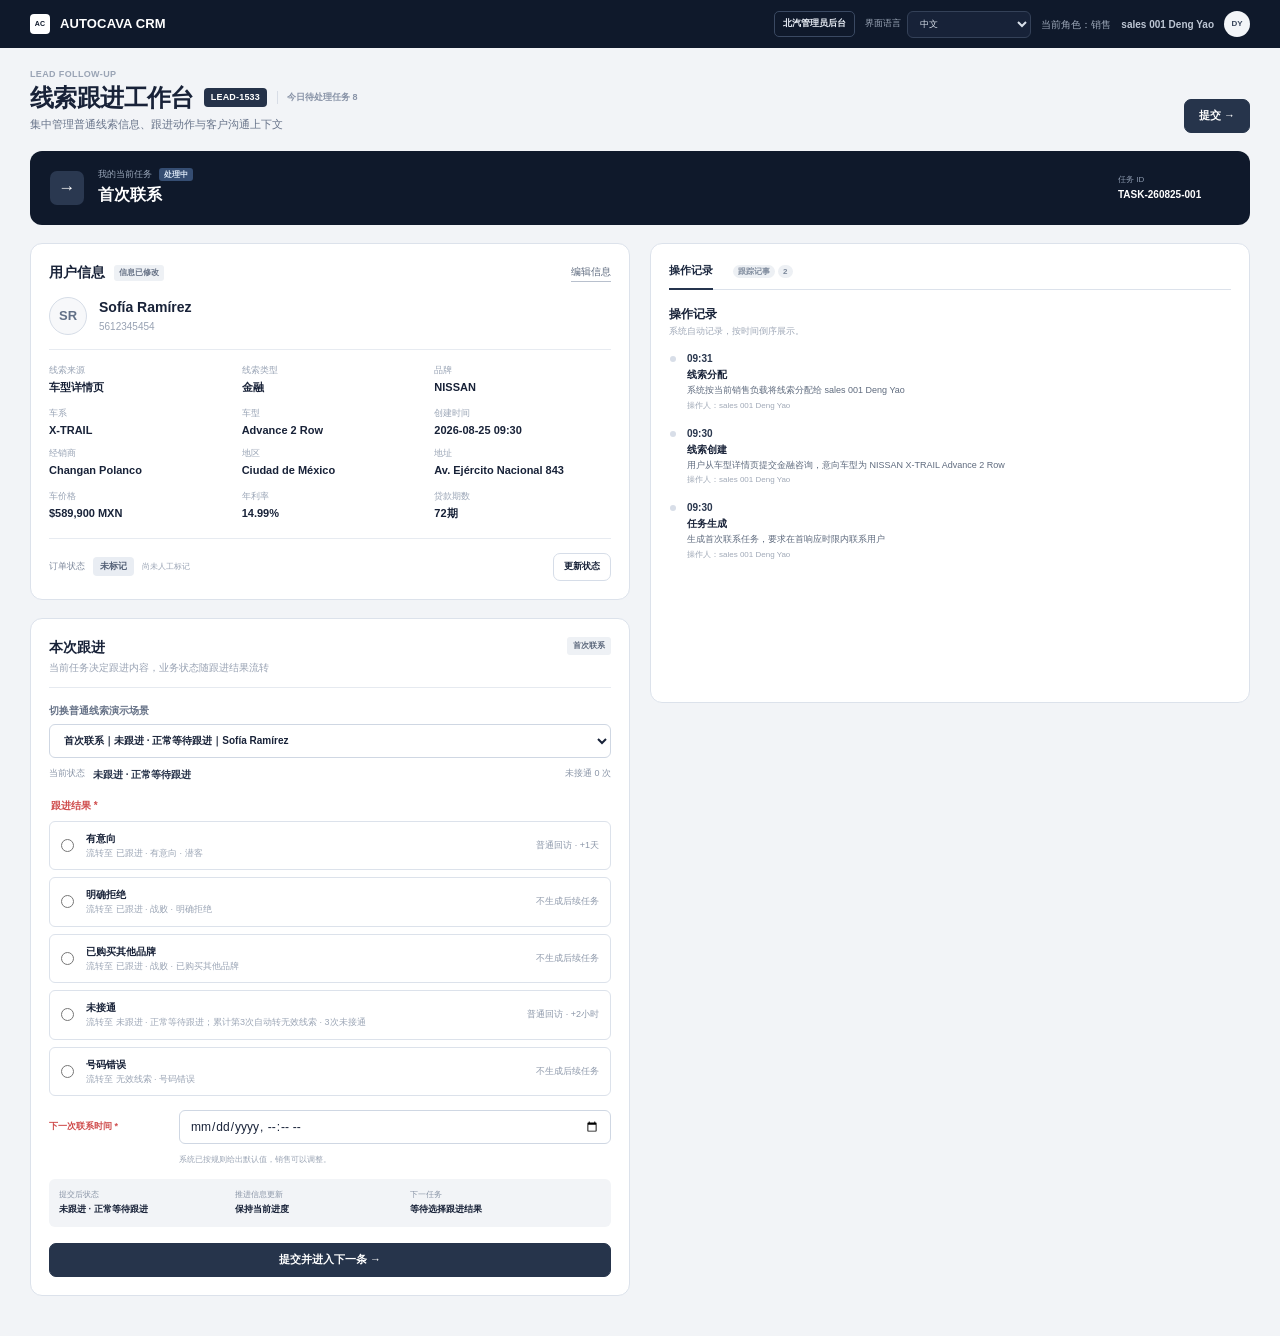
<file: index.html>
<!doctype html>
<html lang="zh-CN">
<head>
  <meta charset="UTF-8">
  <meta name="viewport" content="width=device-width, initial-scale=1.0">
  <meta name="description" content="AutoCava 普通线索跟进工作台演示原型">
  <title>线索跟进工作台</title>
  <link rel="stylesheet" href="styles.css?v=20260901-8">
</head>
<body>
  <header class="topbar">
    <a class="brand" href="#" aria-label="返回工作台首页" data-i18n-aria-label="brand.home"><span class="brand-mark">AC</span><span>AUTOCAVA CRM</span></a>
    <div class="topbar-meta"><a class="admin-entry" href="admin.html">北汽管理员后台</a><label class="language-picker"><span data-i18n="language.label">界面语言</span><select id="languageSelect" aria-label="界面语言" data-i18n-aria-label="language.label"><option value="zh-CN">中文</option><option value="es-MX">Español (México)</option></select></label><span class="account-label" data-i18n="account.role">当前角色：销售</span><span class="salesperson" id="salespersonTop">sales 001 Deng Yao</span><span class="account-avatar">DY</span></div>
  </header>
  <main class="page-shell">
    <section class="page-heading">
      <div><p class="eyebrow">LEAD FOLLOW-UP</p><div class="title-line"><h1 data-i18n="page.title">线索跟进工作台</h1><strong class="lead-id-chip" id="leadId">LEAD-1533</strong><span class="today-task-count" id="todayTaskCount">今日待处理任务 8</span></div><p class="heading-copy" data-i18n="page.subtitle">集中管理普通线索信息、跟进动作与客户沟通上下文</p></div>
      <div class="heading-actions"><button class="button secondary" id="watchButton" type="button" aria-pressed="false" hidden>☆ 关注</button><button class="button primary" id="submitTopButton" type="button"><span data-i18n="action.submit">提交</span> <span>→</span></button></div>
    </section>
    <section class="task-banner" aria-labelledby="taskTitle">
      <div class="task-icon">→</div>
      <div class="task-main"><div class="task-kicker"><span data-i18n="task.current">我的当前任务</span> <span class="status-badge" data-i18n="task.processing">处理中</span></div><h2 id="taskTitle">首次联系</h2><p><span data-i18n="task.trigger">触发原因：</span><span id="taskTrigger">新线索已分配</span></p></div>
      <dl class="task-facts"><div><dt data-i18n="task.id">任务 ID</dt><dd id="taskId">TASK-260825-001</dd></div></dl>
    </section>
    <div class="workspace-grid">
      <div class="left-column">
        <section class="panel user-panel" aria-labelledby="userInfoTitle">
          <div class="panel-heading"><div><h2 id="userInfoTitle"><span data-i18n="user.title">用户信息</span> <span class="changed-badge" id="changedBadge" hidden data-i18n="user.changed">信息已修改</span></h2></div><button class="text-button" id="editUserButton" type="button" data-i18n="user.edit">编辑信息</button></div>
          <div class="person-summary"><div class="avatar" id="avatar">SR</div><div><h3 id="userName">Sofía Ramírez</h3><p id="userPhone">5612345454</p></div></div>
          <div class="info-sections">
            <div class="info-section"><h3 data-i18n="lead.info">线索信息</h3><dl class="info-grid"><div><dt data-i18n="lead.source">线索来源</dt><dd id="source">车型详情页</dd></div><div><dt data-i18n="lead.type">线索类型</dt><dd id="leadType">金融</dd></div><div><dt data-i18n="field.brand">品牌</dt><dd id="brand">NISSAN</dd></div><div><dt data-i18n="field.series">车系</dt><dd id="series">X-TRAIL</dd></div><div><dt data-i18n="field.model">车型</dt><dd id="model">Advance 2 Row</dd></div><div><dt data-i18n="lead.created">创建时间</dt><dd id="createdAt">2026-08-25 09:30</dd></div></dl></div>
            <div class="info-section"><h3 data-i18n="dealer.finance">经销商与金融信息</h3><dl class="info-grid"><div><dt data-i18n="dealer.name">经销商</dt><dd id="dealer">Changan Polanco</dd></div><div><dt data-i18n="field.region">地区</dt><dd id="region">Ciudad de México</dd></div><div class="wide"><dt data-i18n="field.address">地址</dt><dd id="address">Av. Ejército Nacional 843</dd></div><div><dt data-i18n="finance.price">车价格</dt><dd id="price">$589,900 MXN</dd></div><div><dt data-i18n="finance.rate">年利率</dt><dd id="rate">14.99%</dd></div><div><dt data-i18n="finance.term">贷款期数</dt><dd id="term">72期</dd></div></dl></div>
          </div>
          <div class="prospect-progress-row" id="prospectProgressRow" hidden>
            <div class="prospect-progress-heading"><strong data-i18n="prospect.title">客户推进信息</strong><span data-i18n="prospect.description">三个字段独立累计，用于筛选和统计</span></div>
            <dl class="prospect-progress-grid"><div><dt data-i18n="prospect.trial">是否预约试驾</dt><dd id="trialStatus">未标记</dd></div><div><dt data-i18n="prospect.visit">是否到店</dt><dd id="visitStatus">未标记</dd></div><div><dt data-i18n="prospect.deal">是否成交</dt><dd id="dealStatus">未标记</dd></div></dl>
          </div>
          <div class="order-status-row"><div><span class="order-status-label" data-i18n="order.label">订单状态</span><strong class="order-status-badge" id="orderStatusBadge">未标记</strong><small id="orderStatusMeta">尚未人工标记</small></div><button class="button secondary compact" id="orderStatusButton" type="button" data-i18n="order.update">更新状态</button></div>
        </section>
        <section class="panel follow-panel" aria-labelledby="followTitle">
          <div class="panel-heading follow-heading"><div><h2 id="followTitle" data-i18n="follow.title">本次跟进</h2><p data-i18n="follow.description">当前任务决定跟进内容，业务状态随跟进结果流转</p></div><span class="task-group-label" id="taskGroupLabel">首次联系</span></div>
          <label class="field-label" for="scenarioSelect" data-i18n="follow.scenario">切换普通线索演示场景</label><select id="scenarioSelect" class="select-control"></select>
          <div class="current-state"><span data-i18n="follow.currentState">当前状态</span><strong id="currentState">未跟进 · 正常等待跟进</strong><span class="attempt-count" id="attemptCount">未接通 0 次</span></div>
          <fieldset class="result-fieldset"><legend><span data-i18n="follow.result">跟进结果</span> <span>*</span></legend><div class="result-list" id="resultList"></div></fieldset>
          <section class="progress-update-panel" id="progressUpdatePanel" aria-labelledby="progressUpdateTitle" hidden>
            <div class="progress-update-heading"><div><h3 id="progressUpdateTitle" data-i18n="progressUpdate.title">客户推进更新</h3><p data-i18n="progressUpdate.description">字段及出现条件读取后台配置；已展示字段可在本次一并更新</p></div><span data-i18n="progressUpdate.optional">按配置展示</span></div>
            <div class="progress-update-grid" id="progressUpdateGrid"></div>
          </section>
          <div class="dynamic-fields" id="dynamicFields">
            <div class="field-row" id="reasonRow" hidden><label for="reasonInput"><span id="reasonLabelText" data-i18n="follow.reason">原因</span> <span>*</span></label><input id="reasonInput" type="text" placeholder="请输入具体原因" data-i18n-placeholder="follow.reasonPlaceholder"></div>
            <div class="two-field-row" id="callbackRow" hidden><div><label for="callbackNote"><span data-i18n="follow.callbackNote">用户约定说明</span> <span>*</span></label><input id="callbackNote" type="text" placeholder="例如：下班后方便接听" data-i18n-placeholder="follow.callbackPlaceholder"></div><div><label for="nextTime"><span data-i18n="follow.nextTime">下一次联系时间</span> <span>*</span></label><input id="nextTime" type="datetime-local"></div></div>
            <div class="field-row" id="nextTimeRow"><label for="nextTimeDefault"><span data-i18n="follow.nextTime">下一次联系时间</span> <span>*</span></label><input id="nextTimeDefault" type="datetime-local"><small id="timeHint" data-i18n="follow.timeHint">系统已按规则给出默认值，销售可以调整。</small></div>
          </div>
          <div class="execution-preview" id="executionPreview"><div><span data-i18n="follow.afterState">提交后状态</span><strong id="previewState">未跟进 · 正常等待跟进</strong></div><div><span data-i18n="progressUpdate.preview">推进信息更新</span><strong id="previewTags">保持当前进度</strong></div><div><span data-i18n="follow.nextTask">下一任务</span><strong id="previewTask">等待选择跟进结果</strong></div></div>
          <button class="button primary full" id="submitButton" type="button"><span data-i18n="action.submitNext">提交并进入下一条</span> →</button>
        </section>
      </div>
      <aside class="panel activity-panel" aria-labelledby="recordsTitle">
        <div class="tabs" role="tablist"><button class="tab active" id="operationsTab" type="button" role="tab" aria-selected="true" aria-controls="operationsPanel" data-i18n="records.operations">操作记录</button><button class="tab" id="notesTab" type="button" role="tab" aria-selected="false" aria-controls="notesPanel"><span data-i18n="records.notes">跟踪记事</span> <span id="noteCount">2</span></button></div>
        <section id="operationsPanel" role="tabpanel" aria-labelledby="operationsTab"><div class="activity-intro"><h2 id="recordsTitle" data-i18n="records.operations">操作记录</h2><p data-i18n="records.description">系统自动记录，按时间倒序展示。</p></div><ol class="timeline" id="operationTimeline"></ol></section>
        <section id="notesPanel" role="tabpanel" aria-labelledby="notesTab" hidden><div class="activity-intro"><h2 data-i18n="notes.addTitle">销售手动添加跟踪记录</h2><p data-i18n="notes.description">记录沟通中的关键信息。</p></div><form class="note-form" id="noteForm"><label for="noteInput" data-i18n="notes.content">跟踪内容</label><textarea id="noteInput" rows="3" placeholder="只记录用户输入或销售确认的关键信息" data-i18n-placeholder="notes.placeholder"></textarea><button class="button secondary" type="submit" data-i18n="notes.add">添加记录</button></form><ol class="timeline notes" id="noteTimeline"></ol></section>
      </aside>
    </div>
  </main>
  <dialog class="edit-dialog" id="editDialog">
    <form method="dialog" id="editForm">
      <div class="dialog-heading"><div><p class="eyebrow">EDIT USER</p><h2 data-i18n="edit.title">编辑用户信息</h2></div><button class="icon-button" id="closeEditButton" type="button" aria-label="关闭" data-i18n-aria-label="action.close">×</button></div>
      <p class="dialog-tip" data-i18n="edit.tip">修改后保留原始信息，并生成信息变更记录，不覆盖原始线索。</p>
      <div class="edit-tabs" role="tablist" aria-label="用户信息类型" data-i18n-aria-label="edit.tabsLabel">
        <button class="edit-tab" id="editOriginalTab" type="button" role="tab" aria-selected="false" aria-controls="editOriginalPanel" data-i18n="edit.original">原始信息</button>
        <button class="edit-tab active" id="editCurrentTab" type="button" role="tab" aria-selected="true" aria-controls="editCurrentPanel" data-i18n="edit.current">当前信息</button>
        <button class="edit-tab" id="editHistoryTab" type="button" role="tab" aria-selected="false" aria-controls="editHistoryPanel"><span data-i18n="edit.history">编辑记录</span> <span id="editHistoryCount">0</span></button>
      </div>
      <section class="edit-tab-panel" id="editOriginalPanel" role="tabpanel" aria-labelledby="editOriginalTab" hidden>
        <div class="readonly-notice" data-i18n="edit.originalNotice">首次进入 CRM 时保存的线索信息，只读且不会被后续编辑覆盖。</div>
        <dl class="original-grid">
          <div><dt data-i18n="field.name">姓名</dt><dd id="originalName">—</dd></div><div><dt data-i18n="field.phone">手机号</dt><dd id="originalPhone">—</dd></div>
          <div><dt data-i18n="field.brand">品牌</dt><dd id="originalBrand">—</dd></div><div><dt data-i18n="field.series">车系</dt><dd id="originalSeries">—</dd></div>
          <div><dt data-i18n="field.model">车型</dt><dd id="originalModel">—</dd></div><div><dt data-i18n="dealer.name">经销商</dt><dd id="originalDealer">—</dd></div>
          <div><dt data-i18n="field.region">地区</dt><dd id="originalRegion">—</dd></div><div><dt data-i18n="field.address">地址</dt><dd id="originalAddress">—</dd></div>
        </dl>
      </section>
      <section class="edit-tab-panel" id="editCurrentPanel" role="tabpanel" aria-labelledby="editCurrentTab">
        <div class="current-notice"><strong data-i18n="edit.currentNoticeTitle">工作台当前展示信息</strong><span data-i18n="edit.currentNoticeText">保存修改后，用户信息卡片立即更新。</span></div>
        <div class="edit-grid">
          <div><label for="editName" data-i18n="field.name">姓名</label><input id="editName" type="text" required></div>
          <div><label for="editPhone" data-i18n="field.phone">手机号</label><input id="editPhone" type="text" required></div>
          <div><label for="editBrand" data-i18n="field.brand">品牌</label><select id="editBrand" required></select></div>
          <div><label for="editSeries" data-i18n="field.series">车系</label><select id="editSeries" required></select></div>
          <div><label for="editModel" data-i18n="field.model">车型</label><select id="editModel" required></select></div>
          <div><label for="editDealer" data-i18n="dealer.name">经销商</label><input id="editDealer" type="text" list="dealerOptions" required autocomplete="off" placeholder="输入或选择经销商" data-i18n-placeholder="dealer.placeholder"><datalist id="dealerOptions"></datalist><small data-i18n="dealer.hint">可输入名称联想选择</small></div>
          <div><label for="editRegion" data-i18n="field.region">地区</label><input id="editRegion" type="text" readonly></div>
          <div><label for="editAddress" data-i18n="field.address">地址</label><input id="editAddress" type="text" readonly></div>
        </div>
      </section>
      <section class="edit-tab-panel" id="editHistoryPanel" role="tabpanel" aria-labelledby="editHistoryTab" hidden>
        <div class="history-heading"><strong data-i18n="edit.historyTitle">信息编辑记录</strong><span data-i18n="edit.historyOrder">按修改时间倒序展示</span></div>
        <ol class="edit-history-list" id="editHistoryList"></ol>
      </section>
      <div class="dialog-actions"><button class="button secondary" id="cancelEditButton" type="button" data-i18n="action.cancel">取消</button><button class="button primary" id="saveUserButton" type="submit" data-i18n="action.save">保存修改</button></div>
    </form>
  </dialog>
  <dialog class="edit-dialog order-dialog" id="orderDialog">
    <form method="dialog" id="orderStatusForm">
      <div class="dialog-heading"><div><p class="eyebrow">ORDER STATUS</p><h2 data-i18n="order.dialogTitle">更新订单状态</h2></div><button class="icon-button" id="closeOrderButton" type="button" aria-label="关闭" data-i18n-aria-label="action.close">×</button></div>
      <p class="dialog-tip" data-i18n="order.dialogTip">订单状态为独立标准字段，不会改变线索状态或生成跟踪记事。</p>
      <div class="order-editor">
        <div class="order-current"><span data-i18n="order.current">当前订单状态</span><strong id="orderCurrentStatus">未标记</strong><small id="orderCurrentMeta">尚未人工标记</small></div>
        <div><label for="orderStatusSelect" data-i18n="order.newStatus">更新为</label><select id="orderStatusSelect" required></select></div>
      </div>
      <div class="order-history-heading"><strong data-i18n="order.history">订单状态变更记录</strong><span data-i18n="order.historyDescription">独立记录，不与跟踪记事混合</span></div>
      <ol class="order-history-list" id="orderStatusHistory"></ol>
      <div class="dialog-actions"><button class="button secondary" id="cancelOrderButton" type="button" data-i18n="action.cancel">取消</button><button class="button primary" id="saveOrderButton" type="submit" data-i18n="order.save">确认更新</button></div>
    </form>
  </dialog>
  <div class="toast" id="toast" role="status" aria-live="polite"></div>
  <script src="admin-data.js?v=20260901-8"></script><script src="data.js?v=20260901-8"></script><script src="app.js?v=20260901-8"></script>
</body>
</html>
</file>
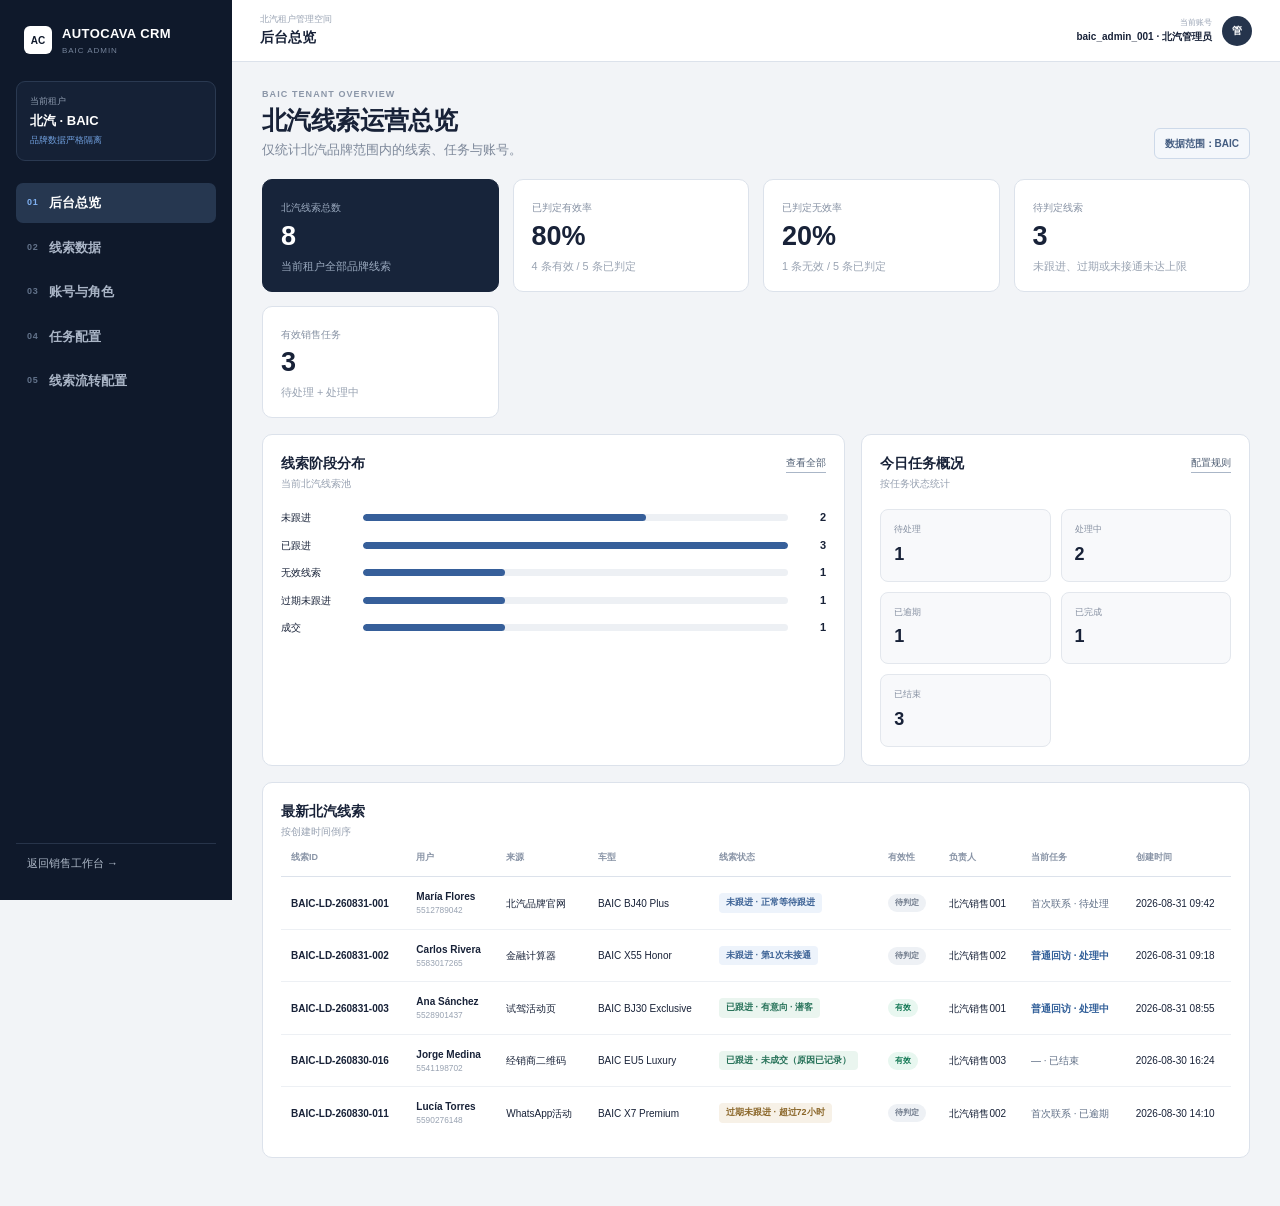
<file: admin.html>
<!doctype html>
<html lang="zh-CN">
<head>
  <meta charset="UTF-8">
  <meta name="viewport" content="width=device-width, initial-scale=1.0">
  <meta name="description" content="北汽 CRM 管理员后台演示">
  <title>北汽管理员后台</title>
  <link rel="stylesheet" href="admin.css?v=20260901-8">
</head>
<body>
  <div class="admin-app">
    <aside class="admin-sidebar">
      <a class="admin-brand" href="admin.html"><span class="brand-mark">AC</span><span><strong>AUTOCAVA CRM</strong><small>BAIC ADMIN</small></span></a>
      <div class="tenant-card"><span>当前租户</span><strong>北汽 · BAIC</strong><small>品牌数据严格隔离</small></div>
      <nav class="admin-nav" aria-label="管理员功能">
        <button class="nav-item active" data-view="dashboard" type="button"><span>01</span>后台总览</button>
        <button class="nav-item" data-view="leads" type="button"><span>02</span>线索数据</button>
        <button class="nav-item" data-view="accounts" type="button"><span>03</span>账号与角色</button>
        <button class="nav-item" data-view="tasks" type="button"><span>04</span>任务配置</button>
        <button class="nav-item" data-view="nodes" type="button"><span>05</span>线索流转配置</button>
      </nav>
      <a class="workbench-link" href="index.html">返回销售工作台 →</a>
    </aside>

    <div class="admin-main">
      <header class="admin-topbar">
        <button class="menu-button" id="menuButton" type="button" aria-label="打开菜单">☰</button>
        <div><p>北汽租户管理空间</p><strong id="viewTitle">后台总览</strong></div>
        <div class="admin-account"><span><small>当前账号</small><strong>baic_admin_001 · 北汽管理员</strong></span><span class="admin-avatar">管</span></div>
      </header>

      <main class="admin-content">
        <section class="admin-view active" id="dashboardView">
          <div class="view-heading"><div><p class="eyebrow">BAIC TENANT OVERVIEW</p><h1>北汽线索运营总览</h1><p>仅统计北汽品牌范围内的线索、任务与账号。</p></div><span class="scope-chip">数据范围：BAIC</span></div>
          <div class="metric-grid" id="metricGrid"></div>
          <div class="dashboard-grid">
            <section class="admin-panel"><div class="panel-title"><div><h2>线索阶段分布</h2><p>当前北汽线索池</p></div><button class="text-action" data-go="leads" type="button">查看全部</button></div><div class="stage-bars" id="stageBars"></div></section>
            <section class="admin-panel"><div class="panel-title"><div><h2>今日任务概况</h2><p>按任务状态统计</p></div><button class="text-action" data-go="tasks" type="button">配置规则</button></div><div class="task-summary" id="taskSummary"></div></section>
          </div>
          <section class="admin-panel recent-panel"><div class="panel-title"><div><h2>最新北汽线索</h2><p>按创建时间倒序</p></div></div><div class="table-wrap"><table><thead><tr><th>线索ID</th><th>用户</th><th>来源</th><th>车型</th><th>线索状态</th><th>有效性</th><th>负责人</th><th>当前任务</th><th>创建时间</th></tr></thead><tbody id="recentLeadRows"></tbody></table></div></section>
        </section>

        <section class="admin-view" id="leadsView" hidden>
          <div class="view-heading"><div><p class="eyebrow">LEAD DATA</p><h1>北汽线索数据</h1><p>管理员只能查看当前租户的 BAIC 品牌线索。</p></div><div class="heading-actions"><button class="primary-button" id="openImportButton" type="button">+ 导入线索</button><span class="scope-chip">共 <strong id="leadTotal">0</strong> 条</span></div></div>
          <section class="admin-panel"><div class="filter-row"><input id="leadSearch" type="search" placeholder="搜索线索ID、姓名或手机号"><select id="leadStatusFilter"><option value="">全部线索状态</option></select><select id="leadAssigneeFilter"><option value="">全部负责人</option></select><button class="secondary-button" id="resetLeadFilters" type="button">重置</button></div><div class="table-wrap"><table><thead><tr><th>线索ID</th><th>线索类型</th><th>录入类型</th><th>姓名</th><th>手机号</th><th>城市</th><th>品牌 / 车系 / 车型</th><th>创建时间（UTC-6）</th><th>线索渠道</th><th>线索来源</th><th>状态</th><th>有效性</th><th>负责人</th><th>任务状态</th></tr></thead><tbody id="leadRows"></tbody></table></div><div class="empty-state" id="leadEmpty" hidden>没有符合条件的北汽线索</div></section>
        </section>

        <section class="admin-view" id="accountsView" hidden>
          <div class="view-heading"><div><p class="eyebrow">ACCOUNT & ROLE</p><h1>账号与角色</h1><p>配置北汽管理员和北汽销售的角色、状态及数据权限。</p></div><button class="primary-button" id="showAccountForm" type="button">+ 新增账号</button></div>
          <form class="inline-create admin-panel" id="accountForm" hidden><div><label for="accountId">销售ID / 账号ID</label><input id="accountId" required placeholder="例如：baic_sales_004"></div><div><label for="accountName">用户名</label><input id="accountName" required placeholder="例如：北汽销售004"></div><div><label for="accountRole">角色</label><select id="accountRole"><option value="sales">北汽销售</option><option value="tenant_admin">北汽管理员</option></select></div><button class="primary-button" type="submit">创建账号</button><button class="secondary-button cancel-inline" type="button">取消</button></form>
          <section class="admin-panel"><div class="panel-title panel-pad"><div><h2>账号列表</h2><p>角色调整后立即应用对应数据范围</p></div></div><div class="table-wrap"><table><thead><tr><th>账号ID</th><th>用户名</th><th>角色</th><th>数据范围</th><th>账号状态</th><th>最近登录</th></tr></thead><tbody id="accountRows"></tbody></table></div></section>
          <section class="admin-panel role-panel"><div class="panel-title"><div><h2>角色权限</h2><p>配置角色能够访问的管理功能</p></div><button class="secondary-button" id="savePermissions" type="button">保存权限</button></div><div class="role-grid" id="roleGrid"></div></section>
        </section>

        <section class="admin-view" id="tasksView" hidden>
          <div class="view-heading"><div><p class="eyebrow">TASK RULES</p><h1>任务配置</h1><p>任务业务组只保留“首次联系”和“普通回访”；不同触发场景可以分别配置完成时限。</p></div><button class="primary-button" id="showTaskForm" type="button">+ 新增任务规则</button></div>
          <div class="rule-note"><strong>规则优先级</strong><span>销售手动时间 ＞ 北汽任务规则 ＞ 平台默认规则</span></div>
          <form class="inline-create admin-panel" id="taskForm" hidden><div><label for="taskType">任务类型</label><input id="taskType" required placeholder="例如：普通回访"></div><div><label for="taskTriggerInput">触发事件</label><input id="taskTriggerInput" required placeholder="例如：首次联系未接通"></div><div><label for="taskDeadline">默认截止时间</label><input id="taskDeadline" required placeholder="例如：+2小时"></div><button class="primary-button" type="submit">添加规则</button><button class="secondary-button cancel-inline" type="button">取消</button></form>
          <div class="task-rule-list" id="taskRuleList"></div>
          <div class="sticky-save"><span id="taskSaveHint">修改后需保存才会应用到新生成的任务</span><button class="primary-button" id="saveTaskRules" type="button">保存任务配置</button></div>
        </section>

        <section class="admin-view" id="nodesView" hidden>
          <div class="view-heading transition-heading"><div><p class="eyebrow">LEAD TRANSITION RULES</p><h1>北汽线索流转配置</h1><p>统一管理状态节点、跟进结果、状态流转和后续任务。</p></div><span class="scope-chip">当前品牌：北汽 · BAIC</span></div>
          <div class="transition-summary" id="transitionSummary"></div>
          <section class="admin-panel transition-panel">
            <div class="config-tabs" role="tablist" aria-label="线索流转配置">
              <button class="config-tab active" data-config-tab="states" type="button">节点字典</button>
              <button class="config-tab" data-config-tab="results" type="button">跟进结果</button>
              <button class="config-tab" data-config-tab="strategies" type="button">跟进策略</button>
              <button class="config-tab" data-config-tab="diagram" type="button">流转图</button>
              <button class="config-tab" data-config-tab="preview" type="button">配置预览</button>
            </div>

            <div class="config-pane active" id="configStatesPane">
              <div class="config-toolbar"><div><h2>主状态与子状态</h2><p>销售筛选使用四个主状态，子状态用于说明当前具体结果。</p></div><button class="primary-button" id="showStateForm" type="button">+ 添加状态</button></div>
              <div class="lead-tag-panel"><div><strong>有效性与客户推进字段</strong><small>有效性用于质量统计；预约试驾、到店、成交用于描述潜客推进阶段</small></div><div class="lead-tag-list" id="leadTagList"></div></div>
              <div class="state-tree" id="stateTree"></div>
              <div class="table-wrap transition-table"><table><thead><tr><th>主状态</th><th>子状态</th><th>状态编码</th><th>状态性质</th><th>父节点</th><th>操作</th></tr></thead><tbody id="stateRows"></tbody></table></div>
            </div>

            <div class="config-pane" id="configResultsPane" hidden>
              <div class="config-toolbar"><div><h2>销售跟进结果</h2><p>配置销售对本次联系事实的判断；跟进结果是流转条件，不等于下一个状态节点。</p></div><button class="primary-button" id="showResultForm" type="button">+ 添加跟进结果</button></div>
              <div class="result-source-note"><strong>关系说明</strong><span>当前状态 + 跟进结果 → 新状态 + 有效性 + 下一任务。预约试驾、到店、成交仍为可同时更新的推进字段。</span></div>
              <div class="table-wrap transition-table"><table><thead><tr><th>顺序</th><th>结果名称</th><th>结果编码</th><th>结果分类</th><th>填写要求</th><th>已配置节点</th><th>状态</th><th>操作</th></tr></thead><tbody id="resultRows"></tbody></table></div>
            </div>

            <div class="config-pane" id="configStrategiesPane" hidden>
              <div class="config-toolbar"><div><h2>跟进策略</h2><p>当前节点 + 跟进结果 → 新节点 + 后续任务。</p></div><button class="primary-button" id="showStrategyForm" type="button">+ 添加策略</button></div>
              <div class="strategy-filter"><select id="strategyStateFilter"><option value="">全部当前节点</option></select><span id="strategyCount"></span></div>
              <div class="table-wrap transition-table"><table><thead><tr><th>当前节点</th><th>跟进结果</th><th>流转至</th><th>附加更新</th><th>后续任务</th><th>截止规则</th><th>操作</th></tr></thead><tbody id="strategyRows"></tbody></table></div>
              <section class="progress-rule-panel"><div><h3>工作台推进字段</h3><p>本表决定“本次跟进”展示哪些字段、填写要求及提交后的任务，工作台直接读取该配置。</p></div><div class="table-wrap transition-table"><table><thead><tr><th>顺序</th><th>字段名称</th><th>适用场景</th><th>出现条件</th><th>提交后行为</th></tr></thead><tbody id="progressFieldRows"></tbody></table></div></section>
              <section class="progress-rule-panel"><div><h3>客户推进节点判定</h3><p>销售可在一次跟进中更新已展示的多个推进字段，系统按优先级取最深阶段作为当前节点。</p></div><div class="table-wrap transition-table"><table><thead><tr><th>优先级</th><th>推进字段</th><th>取值</th><th>附加条件</th><th>判定节点</th></tr></thead><tbody id="progressStateRows"></tbody></table></div></section>
            </div>

            <div class="config-pane" id="configDiagramPane" hidden>
              <div class="config-toolbar"><div><h2>状态流转图</h2><p>点击节点查看所有进入和离开该节点的规则。</p></div><span class="diagram-hint">实线为跨节点流转 · 虚线为状态保持</span></div>
              <div class="flow-legend" id="flowLegend"></div>
              <div class="flow-board" id="flowBoard"></div>
              <div class="flow-detail" id="flowDetail"></div>
            </div>

            <div class="config-pane" id="configPreviewPane" hidden>
              <div class="config-toolbar"><div><h2>配置预览</h2><p>用于评审、备份或交给开发初始化配置。</p></div><div class="toolbar-actions"><button class="secondary-button" id="copyTransitionConfig" type="button">复制配置</button><button class="primary-button" id="exportTransitionConfig" type="button">导出 JSON</button></div></div>
              <pre class="json-preview" id="transitionJson"></pre>
            </div>
          </section>
          <div class="sticky-save"><span id="transitionSaveHint">修改后需保存才会应用到后续线索，不追溯历史记录。</span><button class="primary-button" id="saveTransitions" type="button">保存线索流转配置</button></div>
        </section>
      </main>
    </div>
  </div>
  <div class="admin-modal" id="transitionModal" hidden>
    <div class="admin-modal-card" role="dialog" aria-modal="true" aria-labelledby="transitionModalTitle">
      <div class="modal-header"><div><p class="eyebrow" id="transitionModalEyebrow">TRANSITION CONFIG</p><h2 id="transitionModalTitle">添加节点</h2></div><button class="modal-close" id="closeTransitionModal" type="button" aria-label="关闭">×</button></div>
      <form id="transitionModalForm"><div class="modal-body" id="transitionModalBody"></div><div class="modal-footer"><button class="secondary-button" id="cancelTransitionModal" type="button">取消</button><button class="primary-button" type="submit">保存配置</button></div></form>
    </div>
  </div>
  <div class="admin-toast" id="adminToast" role="status" aria-live="polite"></div>
  <div class="admin-modal" id="importModal" hidden><div class="admin-modal-card import-card" role="dialog" aria-modal="true" aria-labelledby="importTitle"><div class="modal-header"><div><p class="eyebrow">LEAD IMPORT</p><h2 id="importTitle">导入线索</h2></div><button class="modal-close" id="closeImport" type="button" aria-label="关闭">×</button></div><form id="importForm"><div class="modal-body"><div class="import-tip">导入后会生成首次联系任务；只能分配给已勾选“允许接收导入线索”权限的账号。</div><div class="modal-form-grid"><label><span>线索类型</span><select id="importType" required><option value="金融">金融</option><option value="试驾">试驾</option></select></label><label><span>录入类型</span><select id="importEntryType" required><option value="系统">系统</option><option value="人工">人工</option></select></label><label><span>姓名</span><input id="importName" required></label><label><span>手机号</span><input id="importPhone" required></label><label><span>城市</span><input id="importCity" required placeholder="例如：Ciudad de México"></label><label><span>品牌</span><input id="importBrand" required value="BAIC"></label><label><span>车系</span><input id="importSeries" required></label><label><span>车型</span><input id="importModel" required></label><label><span>创建时间（UTC-6）</span><input id="importCreatedAt" type="datetime-local" required></label><label><span>线索渠道</span><select id="importChannel"><option value="">请选择</option><option>Meta</option><option>Google</option><option>Tiktok</option><option>外部网站</option></select></label><label class="modal-wide"><span>线索来源</span><select id="importSource"><option value="">请选择</option><option>车型详情页</option><option>AICTA选车推荐</option><option>金融机构</option><option>首页banner</option></select></label><label class="modal-wide"><span>分配给</span><select id="importAssignee" required></select></label></div></div><div class="modal-footer"><button class="secondary-button" id="cancelImport" type="button">取消</button><button class="primary-button" type="submit">确认导入</button></div></form></div></div>
  <script src="admin-data.js?v=20260901-8"></script>
  <script src="admin.js?v=20260901-8"></script>
</body>
</html>
</file>
<file: styles.css>
:root{
  --ink:#182238;--muted:#8590a5;--line:#dce2eb;--soft:#f3f5f8;
  --panel:#fff;--navy:#0f192b;--navy-2:#2a3850;--blue:#345f9f;
  --green:#28735a;--red:#cf4b4b;--shadow:none
}
*{box-sizing:border-box}
body{margin:0;background:#f2f4f7;color:var(--ink);font-family:Inter,-apple-system,BlinkMacSystemFont,"Segoe UI","PingFang SC","Microsoft YaHei",sans-serif;font-size:12px;line-height:1.5}
button,input,select,textarea{font:inherit;color:inherit}
button{cursor:pointer}
button:focus-visible,input:focus-visible,select:focus-visible,textarea:focus-visible{outline:2px solid rgba(52,95,159,.25);outline-offset:2px}
.topbar{height:48px;padding:0 max(30px,calc((100vw - 1440px)/2));display:flex;align-items:center;justify-content:space-between;background:var(--navy);color:#fff;position:sticky;top:0;z-index:20}
.brand{display:flex;align-items:center;gap:10px;color:#fff;font-size:13px;font-weight:800;text-decoration:none;letter-spacing:.01em}
.brand-mark{width:20px;height:20px;border-radius:4px;display:grid;place-items:center;background:#fff;color:var(--navy);font-size:7px;font-weight:900}
.topbar-meta{display:flex;align-items:center;gap:10px;color:#9da8b9;font-size:10px}
.admin-entry{padding:5px 8px;border:1px solid #3a4962;border-radius:5px;color:#e8edf5;text-decoration:none;font-size:9px;font-weight:750}
.admin-entry:hover{background:#1d2a40;border-color:#5b6d8a}
.language-picker{display:flex;align-items:center;gap:6px;color:#9da8b9;font-size:9px}
.language-picker select{width:auto;height:27px;padding:0 24px 0 8px;border:1px solid #344158;border-radius:6px;background:#172238;color:#d9e0ea;font-size:9px}
.salesperson{color:#bdc6d4;font-weight:650}
.account-avatar{width:26px;height:26px;display:grid;place-items:center;border-radius:50%;background:#f3f5f8;color:#38445a;font-size:8px;font-weight:850}
.page-shell{max-width:1440px;margin:0 auto;padding:20px 30px 40px}
.page-heading{display:flex;align-items:flex-end;justify-content:space-between;gap:20px}
.eyebrow{margin:0 0 2px;color:#9aa4b5;font-size:9px;font-weight:700;letter-spacing:.04em}
.title-line{display:flex;align-items:center;gap:10px}
.page-heading h1{margin:0;font-size:24px;line-height:1.15;letter-spacing:-.025em}
.lead-id-chip{padding:3px 7px;border-radius:4px;background:#253249;color:#fff;font-size:9px;letter-spacing:.02em}
.today-task-count{padding-left:9px;border-left:1px solid #d8dde6;color:#8792a6;font-size:9px;font-weight:650}
.heading-copy{margin:5px 0 0;color:#68748a;font-size:11px}
.heading-actions{display:flex;gap:9px}
.button{min-height:34px;padding:0 14px;border:1px solid #d6dde8;border-radius:7px;background:#fff;font-size:11px;font-weight:750;transition:.15s ease}
.button:hover{border-color:#aeb9ca;box-shadow:0 4px 10px rgba(25,38,62,.06)}
.button.primary{background:#26344b;border-color:#26344b;color:#fff}
.button.secondary{background:#fff}
.button.full{width:100%;margin-top:16px}
.button.watching{color:#284f88;border-color:#a9bad4;background:#f5f8fc}
.task-banner{margin-top:18px;min-height:74px;padding:14px 20px;display:flex;align-items:center;gap:14px;color:#fff;background:var(--navy);border-radius:12px}
.task-icon{width:34px;height:34px;border-radius:7px;background:var(--navy-2);display:grid;place-items:center;font-size:17px}
.task-main{min-width:280px}
.task-kicker{color:#9ca9bc;font-size:9px}
.status-badge{margin-left:4px;padding:2px 5px;border-radius:3px;background:#354d72;color:#dce8f7;font-size:8px;font-weight:750}
.task-main h2{margin:2px 0 0;font-size:16px}
.task-main p{display:none}
.task-facts{margin:0 0 0 auto;display:grid;grid-template-columns:minmax(112px,1fr)}
.task-facts dt{color:#8d9aaf;font-size:8px}
.task-facts dd{margin:1px 0 0;color:#fff;font-size:10px;font-weight:750;overflow-wrap:anywhere}
.workspace-grid{margin-top:18px;display:grid;grid-template-columns:minmax(0,1fr) minmax(0,1fr);gap:20px;align-items:start}
.left-column{display:grid;gap:18px}
.panel{background:var(--panel);border:1px solid var(--line);border-radius:12px;box-shadow:var(--shadow)}
.user-panel,.follow-panel,.activity-panel{padding:18px}
.panel-heading{display:flex;align-items:flex-start;justify-content:space-between;gap:16px}
.panel-heading h2,.activity-intro h2{margin:0;font-size:14px}
.panel-heading p:not(.eyebrow){margin:2px 0 0;color:#98a2b3;font-size:10px}
.text-button{padding:2px 0;border:0;border-bottom:1px solid #b8c0cd;background:none;color:#5f6b7f;font-size:10px}
.changed-badge{display:inline-flex;align-items:center;margin-left:5px;padding:2px 5px;border-radius:3px;background:#eef1f5;color:#657084;font-size:8px;vertical-align:middle}
.person-summary{margin-top:14px;display:flex;align-items:center;gap:12px;padding:0 0 14px;border-bottom:1px solid #e7ebf1}
.avatar{width:38px;height:38px;display:grid;place-items:center;border-radius:50%;border:1px solid #d6dde7;background:#f7f8fa;color:#627087;font-size:13px;font-weight:750}
.person-summary h3{margin:0;font-size:14px}
.person-summary p{margin:1px 0 0;color:#98a2b3;font-size:10px}
.order-status-row{margin-top:16px;padding:14px 0 0;display:flex;align-items:center;justify-content:space-between;gap:14px;border:0;border-top:1px solid #e7ebf1;border-radius:0;background:transparent}
.order-status-row>div{display:flex;align-items:center;gap:8px;min-width:0;flex-wrap:wrap}
.order-status-label{color:#7f8a9d;font-size:9px}
.order-status-badge{padding:3px 7px;border-radius:4px;background:#e9edf3;color:#536076;font-size:9px}
.order-status-badge[data-status="CREDIT_REVIEW"]{background:#fff4df;color:#8a5b17}
.order-status-badge[data-status="CONTRACT_SIGNED"],.order-status-badge[data-status="WAITING_DISBURSEMENT"]{background:#eaf1fb;color:#355d91}
.order-status-badge[data-status="DISBURSEMENT_SUCCESS"],.order-status-badge[data-status="VEHICLE_DELIVERED"]{background:#e9f5ef;color:#28735a}
.order-status-row small{color:#98a2b3;font-size:8px}
.prospect-progress-row{margin-top:16px;padding:12px 0;border-top:1px solid #e7ebf1;border-bottom:1px solid #e7ebf1}
.prospect-progress-heading{display:flex;align-items:baseline;justify-content:space-between;gap:12px;margin-bottom:10px}.prospect-progress-heading strong{font-size:10px}.prospect-progress-heading span{color:#98a2b3;font-size:8px}
.prospect-progress-grid{display:grid;grid-template-columns:repeat(3,1fr);gap:10px;margin:0}.prospect-progress-grid div{display:flex;align-items:center;justify-content:space-between;gap:8px;padding:8px 10px;border-radius:6px;background:#f5f7fa}.prospect-progress-grid dt{color:#7f8a9b;font-size:8px}.prospect-progress-grid dd{margin:0;color:#263249;font-size:9px;font-weight:800}.prospect-progress-grid dd[data-value="YES"]{color:#16825f}.prospect-progress-grid dd[data-value="NO"]{color:#a96012}
.button.compact{min-height:28px;padding:0 10px;font-size:9px;white-space:nowrap}
.info-sections{display:grid;gap:8px;margin-top:14px}
.info-section h3{display:none}
.info-grid{display:grid;grid-template-columns:repeat(3,minmax(0,1fr));gap:11px 16px;margin:0}
.info-grid div{min-width:0}
.info-grid .wide{grid-column:auto}
.info-grid dt{color:#9aa5b6;font-size:9px}
.info-grid dd{margin:2px 0 0;font-size:11px;font-weight:700;overflow-wrap:anywhere}
.follow-heading{align-items:flex-start;padding-bottom:12px;border-bottom:1px solid #e6eaf0}
.task-group-label{display:inline-flex;align-items:center;padding:3px 6px;border-radius:3px;background:#eef1f5;color:#5c687c;font-size:8px;font-weight:750;white-space:nowrap}
.field-label{display:block;margin:15px 0 6px;color:#667287;font-size:10px;font-weight:750}
.select-control,input,textarea{width:100%;border:1px solid #cfd7e3;border-radius:6px;background:#fff}
.select-control,input{height:34px;padding:0 10px}
.select-control{font-size:10px;font-weight:700}
.current-state{margin-top:9px;display:flex;align-items:center;flex-wrap:wrap;gap:8px;color:#8b96a8;font-size:9px}
.current-state strong{color:#263249;font-size:10px}
.attempt-count{margin-left:auto}
.lead-quality-display{display:inline-flex;align-items:center;padding:3px 7px;border-radius:999px;background:#eef1f5;color:#6d788a;font-size:8px;font-weight:700}
.lead-quality-display.valid_lead{background:#e9f8f2;color:#16825f}
.lead-quality-display.invalid_lead{background:#fff3e6;color:#a96012}
.result-fieldset{margin:16px 0 0;padding:0;border:0}
.result-fieldset legend{margin-bottom:8px;font-size:10px;font-weight:800}
.result-fieldset legend span,.field-row label span,.two-field-row label span{color:var(--red)}
.result-list{display:grid;gap:7px}
.result-option{display:grid;grid-template-columns:16px minmax(0,1fr) auto;gap:9px;align-items:center;padding:9px 11px;border:1px solid #dce2eb;border-radius:6px;cursor:pointer;transition:.12s ease}
.result-option:hover{border-color:#aab6c7}
.result-option.selected{border-color:#3c4f6d;background:#fafbfc;box-shadow:none}
.result-option input{width:13px;height:13px;margin:0;accent-color:#3b4d69}
.result-copy strong,.result-copy small{display:block}
.result-copy strong{font-size:10px}
.result-copy small{margin-top:1px;color:#9ca6b6;font-size:9px}
.result-deadline{color:#8d98aa;font-size:9px;text-align:right}
.result-empty{padding:16px;border:1px dashed #d5dce7;border-radius:6px;color:#7e899b;text-align:center;font-size:9px}
.progress-update-panel{margin-top:15px;padding:11px;border:1px solid #dce3ed;border-radius:7px;background:#f7f9fc}
.progress-update-panel[hidden],.progress-update-card[hidden]{display:none}
.progress-update-heading{display:flex;align-items:flex-start;justify-content:space-between;gap:12px;margin-bottom:9px}
.progress-update-heading h3{font-size:10px}
.progress-update-heading p{margin-top:2px;color:#8d98aa;font-size:8px}
.progress-update-heading>span{padding:3px 7px;border-radius:999px;background:#e9edf3;color:#748095;font-size:8px;font-weight:750}
.progress-update-grid{display:grid;grid-template-columns:repeat(auto-fit,minmax(180px,1fr));gap:8px}
.progress-update-card{min-width:0;padding:9px;border:1px solid #e0e6ef;border-radius:6px;background:#fff}
.progress-update-card-heading{display:flex;align-items:center;justify-content:space-between;gap:8px;margin-bottom:7px}
.progress-update-card-heading strong{font-size:9px}
.progress-update-card-heading small{color:#97a2b3;font-size:7px;white-space:nowrap}
.progress-choice-group{display:grid;grid-template-columns:repeat(3,minmax(0,1fr));gap:4px}
.progress-choice{position:relative;cursor:pointer}
.progress-choice input{position:absolute;width:1px;height:1px;opacity:0;pointer-events:none}
.progress-choice span{display:block;padding:6px 3px;border:1px solid #dbe2ec;border-radius:5px;color:#6f7b8f;font-size:8px;font-weight:700;text-align:center;transition:.12s ease}
.progress-choice:hover span{border-color:#aab6c7}
.progress-choice input:focus-visible+span{outline:2px solid #5b7aaa;outline-offset:1px}
.progress-choice input:checked+span{border-color:#344864;background:#344864;color:#fff}
.progress-extra-input{margin-top:9px;padding-top:9px;border-top:1px solid #e5e9ef}.progress-extra-input[hidden]{display:none}.progress-extra-input label{display:block;margin-bottom:5px;color:#657185;font-size:8px;font-weight:750}.progress-extra-input input{width:100%;height:34px;padding:0 8px;border:1px solid #d6deea;border-radius:5px;background:#fff;color:#26344b;font-size:9px}
.dynamic-fields{margin-top:14px}
.field-row{display:grid;grid-template-columns:120px minmax(0,1fr);align-items:center;gap:10px}
.field-row small{grid-column:2;color:#9aa4b4;font-size:8px}
.field-row label,.two-field-row label{display:block;color:#657185;font-size:9px;font-weight:700}
.two-field-row{display:grid;grid-template-columns:1fr 1fr;gap:12px}
.two-field-row label{margin-bottom:5px}
.execution-preview{margin-top:13px;padding:10px;display:grid;grid-template-columns:1fr 1fr 1.15fr;gap:10px;background:#f2f4f7;border-radius:6px}
.execution-preview div{display:grid;gap:2px}
.execution-preview span{color:#8994a6;font-size:8px}
.execution-preview strong{font-size:9px}
.activity-panel{position:sticky;top:66px;min-height:460px;max-height:calc(100vh - 86px);overflow:auto}
.tabs{display:flex;align-items:center;gap:20px;border-bottom:1px solid var(--line)}
.tab{position:relative;padding:0 0 11px;border:0;background:none;color:#9ba5b5;font-size:11px;font-weight:750}
.tab.active{color:#1d2940}
.tab.active:after{content:"";position:absolute;left:0;right:0;bottom:-1px;height:2px;background:#25344d}
.tab span{min-width:18px;padding:2px 5px;border-radius:999px;background:#edf0f4;color:#7d899b;font-size:8px}
.activity-intro{margin:15px 0 12px}
.activity-intro h2{font-size:12px}
.activity-intro p{margin:2px 0 0;color:#a0a9b8;font-size:9px}
.timeline{list-style:none;margin:0;padding:0}
.timeline li{position:relative;padding:0 0 14px 18px}
.timeline li:last-child{padding-bottom:0}
.timeline li:before{content:"";position:absolute;left:1px;top:5px;width:6px;height:6px;border-radius:50%;background:#d8dee8}
.timeline-time{color:#29364d;font-size:10px;font-weight:750}
.timeline-title{margin-top:1px;font-size:10px;font-weight:750}
.timeline-detail{margin-top:2px;color:#5f6b7e;font-size:9px;line-height:1.55;overflow-wrap:anywhere}
.timeline-operator{margin-top:2px;color:#a0a9b7;font-size:8px}
.note-form{padding:10px;margin-bottom:14px;background:#f4f6f8;border-radius:6px}
.note-form label{display:block;margin-bottom:5px;font-size:9px;font-weight:750}
.note-form textarea{padding:8px 10px;resize:vertical}
.note-form .button{margin-top:7px;min-height:30px}
.notes .timeline-title{display:none}
.edit-dialog{width:min(780px,calc(100vw - 32px));padding:0;border:0;border-radius:12px;box-shadow:0 28px 70px rgba(15,25,45,.25)}
.edit-dialog::backdrop{background:rgba(17,28,48,.55)}
.edit-dialog form{padding:22px}
.dialog-heading{display:flex;justify-content:space-between;align-items:flex-start}
.dialog-heading h2{margin:0;font-size:18px}
.icon-button{border:0;background:none;font-size:22px;color:var(--muted)}
.dialog-tip{padding:10px 12px;background:#f3f6fb;border-radius:7px;color:#657188}
.edit-tabs{display:flex;gap:22px;margin-top:16px;border-bottom:1px solid #dfe4ec}
.edit-tab{position:relative;padding:0 2px 10px;border:0;background:none;color:#8b96a8;font-size:11px;font-weight:750}
.edit-tab.active{color:#1c2940}
.edit-tab.active:after{content:"";position:absolute;left:0;right:0;bottom:-1px;height:2px;background:#25344d}
.edit-tab span{margin-left:3px;padding:1px 5px;border-radius:999px;background:#edf0f4;color:#7b8799;font-size:8px}
.edit-tab-panel{min-height:235px;padding-top:16px}
.readonly-notice,.current-notice{margin-bottom:14px;padding:10px 12px;border-radius:7px;background:#f5f7fa;color:#687489;font-size:10px}
.current-notice{display:flex;align-items:center;justify-content:space-between;gap:12px}
.current-notice strong{color:#263249}
.current-notice span{color:#929cad}
.original-grid{display:grid;grid-template-columns:1fr 1fr;gap:12px 14px;margin:0}
.original-grid div{padding:10px 12px;border:1px solid #e0e5ed;border-radius:7px;background:#fafbfc}
.original-grid dt{color:#929cad;font-size:9px}
.original-grid dd{margin:3px 0 0;color:#263249;font-size:11px;font-weight:700}
.edit-grid{display:grid;grid-template-columns:1fr 1fr;gap:13px;margin-top:16px}
.edit-grid label{display:block;margin-bottom:5px;font-weight:700}
.edit-grid select{width:100%;height:34px;padding:0 10px;border:1px solid #cfd7e3;border-radius:6px;background:#fff}
.edit-grid input[readonly]{background:#f4f6f9;color:#69758a;cursor:not-allowed}
.edit-grid small{display:block;margin-top:4px;color:#929cad;font-size:8px}
.history-heading{display:flex;align-items:center;justify-content:space-between;padding-bottom:10px;border-bottom:1px solid #e6eaf0}
.history-heading span{color:#96a0b0;font-size:9px}
.edit-history-list{list-style:none;max-height:250px;margin:0;padding:0;overflow:auto}
.edit-history-item{padding:12px 0;border-bottom:1px solid #edf0f4}
.edit-history-item:last-child{border-bottom:0}
.edit-history-meta{display:flex;align-items:center;justify-content:space-between;gap:10px;color:#8c97a8;font-size:9px}
.edit-history-operator{color:#667287;font-weight:650}
.edit-history-change{margin-top:7px;display:grid;gap:5px}
.edit-history-change div{display:grid;grid-template-columns:68px 1fr;gap:8px;font-size:10px}
.edit-history-change span{color:#8f99aa}
.edit-history-change strong{font-weight:650;overflow-wrap:anywhere}
.edit-history-empty{padding:52px 0;text-align:center;color:#9aa4b4}
.dialog-actions{display:flex;justify-content:flex-end;gap:9px;margin-top:20px}
.order-dialog{width:min(620px,calc(100vw - 32px))}
.order-editor{display:grid;grid-template-columns:1fr 1fr;gap:14px;margin-top:16px}
.order-current,.order-editor>div:last-child{padding:12px;border:1px solid #e0e5ed;border-radius:7px;background:#fafbfc}
.order-current{display:grid;gap:3px}
.order-current span,.order-editor label{color:#7f8a9d;font-size:9px;font-weight:700}
.order-current strong{font-size:12px}
.order-current small{color:#98a2b3;font-size:8px}
.order-editor label{display:block;margin-bottom:6px}
.order-editor select{width:100%;height:34px;padding:0 10px;border:1px solid #cfd7e3;border-radius:6px;background:#fff}
.order-history-heading{margin-top:18px;padding-bottom:9px;display:flex;align-items:center;justify-content:space-between;gap:12px;border-bottom:1px solid #e4e8ef}
.order-history-heading strong{font-size:11px}
.order-history-heading span{color:#96a0b0;font-size:8px}
.order-history-list{list-style:none;max-height:190px;margin:0;padding:0;overflow:auto}
.order-history-item{padding:11px 0;border-bottom:1px solid #edf0f4}
.order-history-item:last-child{border-bottom:0}
.order-history-main{display:flex;align-items:center;gap:7px;font-size:10px}
.order-history-main span{color:#97a1b1}
.order-history-meta{margin-top:3px;color:#8d98a9;font-size:8px}
.order-history-empty{padding:34px 0;text-align:center;color:#9aa4b4;font-size:10px}
.toast{position:fixed;left:50%;bottom:22px;z-index:50;transform:translate(-50%,20px);padding:10px 15px;border-radius:7px;background:#172237;color:#fff;box-shadow:0 12px 30px rgba(16,28,48,.25);opacity:0;pointer-events:none;transition:.2s ease}
.toast.show{opacity:1;transform:translate(-50%,0)}
[hidden]{display:none!important}
@media(max-width:1080px){
  .page-shell{padding:18px 24px 36px}
  .task-facts{gap:14px}
  .user-panel,.follow-panel,.activity-panel{padding:16px}
  .info-grid{gap:10px 12px}
}
@media(max-width:900px){
  .workspace-grid{grid-template-columns:1fr}
  .activity-panel{position:static;max-height:none;min-height:0}
  .task-main{min-width:220px}
}
@media(max-width:640px){
  .topbar{height:48px;padding:0 14px}
  .account-label{display:none}
  .admin-entry{order:-1}
  .language-picker>span{display:none}
  .page-shell{padding:16px 12px 32px}
  .page-heading{display:block}
  .title-line{flex-wrap:wrap}
  .page-heading h1{font-size:21px}
  .heading-actions{margin-top:13px}
  .heading-actions .button{flex:1}
  .task-banner{align-items:flex-start;flex-wrap:wrap}
  .task-icon{display:none}
  .task-main{min-width:0}
  .task-facts{width:100%;margin:0;padding-top:10px;border-top:1px solid rgba(255,255,255,.12);grid-template-columns:1fr 1fr}
  .task-facts div:first-child{grid-column:1/-1}
  .user-panel,.follow-panel,.activity-panel{padding:15px}
  .info-grid{grid-template-columns:1fr 1fr}
  .person-summary{flex-wrap:wrap}
  .result-option{grid-template-columns:16px minmax(0,1fr)}
  .result-deadline{grid-column:2;text-align:left}
  .progress-update-grid{grid-template-columns:1fr}
  .field-row,.two-field-row,.execution-preview,.edit-grid,.original-grid,.order-editor{grid-template-columns:1fr}
  .field-row small{grid-column:1}
  .edit-tab-panel{min-height:0}
  .current-notice{align-items:flex-start;flex-direction:column}
  .edit-history-change div{grid-template-columns:1fr}
  .dialog-actions .button{flex:1}
  .order-status-row{align-items:flex-start;flex-direction:column}
  .order-history-heading{align-items:flex-start;flex-direction:column}
}
@media(max-width:390px){
  .topbar-meta .salesperson{display:none}
  .info-grid{grid-template-columns:1fr}
  .prospect-progress-heading{align-items:flex-start;flex-direction:column}
  .prospect-progress-grid{grid-template-columns:1fr}
}
@media(prefers-reduced-motion:reduce){*,*:before,*:after{scroll-behavior:auto!important;transition:none!important}}
</file>
<file: admin.css>
:root{--ink:#182238;--muted:#7f8ba0;--line:#dce2eb;--soft:#f3f5f8;--panel:#fff;--navy:#0f192b;--navy2:#1b2940;--blue:#345f9f;--blue-soft:#edf3fb;--green:#28735a;--red:#bd4b4b;--amber:#98671c}
*{box-sizing:border-box}
body{margin:0;background:#f2f4f7;color:var(--ink);font-family:Inter,-apple-system,BlinkMacSystemFont,"Segoe UI","PingFang SC","Microsoft YaHei",sans-serif;font-size:13px;line-height:1.5}
button,input,select{font:inherit;color:inherit}button{cursor:pointer}button:focus-visible,input:focus-visible,select:focus-visible{outline:2px solid rgba(52,95,159,.3);outline-offset:2px}
.admin-app{min-height:100vh;display:grid;grid-template-columns:232px minmax(0,1fr)}
.admin-sidebar{position:sticky;top:0;height:100vh;padding:24px 16px 18px;display:flex;flex-direction:column;background:var(--navy);color:#fff}
.admin-brand{display:flex;align-items:center;gap:10px;padding:0 8px;color:#fff;text-decoration:none}.brand-mark{width:28px;height:28px;display:grid;place-items:center;border-radius:6px;background:#fff;color:var(--navy);font-size:10px;font-weight:900}.admin-brand strong{display:block;font-size:13px;letter-spacing:.03em}.admin-brand small{display:block;margin-top:1px;color:#75839a;font-size:8px;letter-spacing:.12em}
.tenant-card{margin-top:24px;padding:13px;border:1px solid #2a3951;border-radius:9px;background:#152136}.tenant-card span,.tenant-card small{display:block;color:#8f9cb0;font-size:9px}.tenant-card strong{display:block;margin:3px 0;font-size:13px}.tenant-card small{color:#6f9edc}
.admin-nav{display:grid;gap:5px;margin-top:22px}.nav-item{width:100%;padding:10px 11px;display:flex;align-items:center;gap:11px;border:0;border-radius:7px;background:transparent;color:#aab5c6;text-align:left;font-weight:700}.nav-item span{color:#62728a;font-size:9px;letter-spacing:.08em}.nav-item:hover{background:#18263b;color:#fff}.nav-item.active{background:#263750;color:#fff}.nav-item.active span{color:#7fb0f1}
.workbench-link{margin-top:auto;padding:11px;border-top:1px solid #27344a;color:#aeb9c8;text-decoration:none;font-size:11px}.workbench-link:hover{color:#fff}
.admin-main{min-width:0}.admin-topbar{height:62px;padding:0 28px;display:flex;align-items:center;gap:14px;border-bottom:1px solid var(--line);background:#fff;position:sticky;top:0;z-index:15}.admin-topbar p{margin:0;color:#99a3b3;font-size:9px}.admin-topbar>div>strong{font-size:14px}.menu-button{display:none;border:0;background:none;font-size:19px}.admin-account{margin-left:auto;display:flex;align-items:center;gap:10px;text-align:right}.admin-account small,.admin-account strong{display:block}.admin-account small{color:#9aa4b5;font-size:8px}.admin-account strong{font-size:10px}.admin-avatar{width:30px;height:30px;display:grid;place-items:center;border-radius:50%;background:#25344c;color:#fff;font-size:10px;font-weight:800}
.admin-content{max-width:1480px;margin:0 auto;padding:26px 30px 48px}.admin-view[hidden]{display:none}.view-heading{display:flex;align-items:flex-end;justify-content:space-between;gap:20px;margin-bottom:20px}.eyebrow{margin:0 0 3px;color:#8b96a8;font-size:9px;font-weight:800;letter-spacing:.12em}.view-heading h1{margin:0;font-size:25px;line-height:1.2;letter-spacing:-.025em}.view-heading p:not(.eyebrow){margin:5px 0 0;color:#7c8799}.scope-chip{padding:7px 10px;border:1px solid #cdd9e9;border-radius:6px;background:#f4f7fb;color:#435c80;font-size:10px;font-weight:700}
.metric-grid{display:grid;grid-template-columns:repeat(4,minmax(0,1fr));gap:14px}.metric-card{padding:17px 18px;border:1px solid var(--line);border-radius:10px;background:#fff}.metric-card span{color:#8792a4;font-size:10px}.metric-card strong{display:block;margin-top:6px;font-size:27px;line-height:1}.metric-card small{display:block;margin-top:8px;color:#99a3b2}.metric-card.emphasis{background:#17243a;border-color:#17243a;color:#fff}.metric-card.emphasis span,.metric-card.emphasis small{color:#9aa9be}
.dashboard-grid{margin-top:16px;display:grid;grid-template-columns:1.2fr .8fr;gap:16px}.admin-panel{border:1px solid var(--line);border-radius:10px;background:#fff}.dashboard-grid>.admin-panel,.recent-panel,.role-panel{padding:18px}.panel-title{display:flex;align-items:flex-start;justify-content:space-between;gap:14px}.panel-title h2{margin:0;font-size:14px}.panel-title p{margin:2px 0 0;color:#97a1b1;font-size:10px}.panel-pad{padding:18px 18px 4px}.text-action{padding:2px 0;border:0;border-bottom:1px solid #aab6c7;background:none;color:#526176;font-size:10px}
.stage-bars{display:grid;gap:11px;margin-top:18px}.stage-row{display:grid;grid-template-columns:72px minmax(0,1fr) 28px;align-items:center;gap:10px}.stage-row span{font-size:10px}.bar-track{height:7px;border-radius:99px;background:#edf0f4;overflow:hidden}.bar-fill{height:100%;border-radius:99px;background:#365f9a}.stage-row strong{text-align:right;font-size:11px}
.task-summary{display:grid;grid-template-columns:repeat(2,1fr);gap:10px;margin-top:18px}.summary-cell{padding:13px;border:1px solid #e3e7ed;border-radius:8px;background:#f8f9fb}.summary-cell span{display:block;color:#8791a2;font-size:9px}.summary-cell strong{display:block;margin-top:4px;font-size:18px}.recent-panel{margin-top:16px}
.table-wrap{width:100%;overflow:auto}table{width:100%;border-collapse:collapse;white-space:nowrap}th{padding:12px 10px;border-bottom:1px solid var(--line);color:#8a95a7;font-size:9px;text-align:left;font-weight:700}td{padding:12px 10px;border-bottom:1px solid #edf0f4;font-size:10px}tbody tr:last-child td{border-bottom:0}.lead-person strong,.lead-person small{display:block}.lead-person small{color:#99a3b2}.table-status{display:inline-flex;padding:3px 7px;border-radius:4px;background:#edf3fb;color:#3d6396;font-size:9px;font-weight:700}.table-status.lost{background:#faeeee;color:#a24747}.table-status.won{background:#eaf5ef;color:#28735a}.table-status.dormant{background:#f7f1e7;color:#8a6629}.task-state{color:#617087}.task-state.processing{color:#315f99;font-weight:700}
.filter-row{padding:14px;display:grid;grid-template-columns:minmax(220px,1.5fr) 1fr 1fr auto;gap:10px;border-bottom:1px solid var(--line)}input,select{height:36px;padding:0 10px;border:1px solid #cfd7e3;border-radius:6px;background:#fff}input::placeholder{color:#a3acba}.empty-state{padding:42px;text-align:center;color:#8b96a7}
.primary-button,.secondary-button{min-height:36px;padding:0 14px;border:1px solid #d3dae5;border-radius:7px;background:#fff;font-weight:750;font-size:11px}.primary-button{border-color:#26344b;background:#26344b;color:#fff}.primary-button:hover{background:#1b273a}.secondary-button:hover{border-color:#9faabd}
.inline-create{margin-bottom:15px;padding:14px;display:grid;grid-template-columns:repeat(3,minmax(0,1fr)) auto auto;align-items:end;gap:10px}.inline-create[hidden]{display:none}.inline-create label{display:block;margin-bottom:5px;color:#68758a;font-size:9px;font-weight:700}.inline-create input,.inline-create select{width:100%}.inline-create .wide-field{grid-column:1/-1}.cancel-inline{align-self:end}
.role-panel{margin-top:16px}.role-grid{display:grid;grid-template-columns:repeat(2,minmax(0,1fr));gap:14px;margin-top:16px}.role-card{padding:15px;border:1px solid #e1e6ed;border-radius:8px}.role-card h3{margin:0;font-size:13px}.role-card p{margin:3px 0 12px;color:#929cad;font-size:9px}.permission-list{display:grid;gap:8px}.permission-list label{display:flex;align-items:center;gap:8px;color:#536176;font-size:10px}.permission-list input{width:15px;height:15px;margin:0}
.rule-note{margin-bottom:14px;padding:10px 13px;display:flex;gap:12px;border-left:3px solid #3f6da8;background:#edf3fb;color:#54647a}.rule-note strong{color:#294c79}.task-rule-list{display:grid;gap:10px}.task-rule{padding:15px;display:grid;grid-template-columns:44px 1.1fr 1.4fr .8fr .9fr;align-items:center;gap:12px;border:1px solid var(--line);border-radius:9px;background:#fff}.rule-index{width:32px;height:32px;display:grid;place-items:center;border-radius:6px;background:#edf1f6;color:#617087;font-size:9px;font-weight:800}.rule-field label{display:block;margin-bottom:4px;color:#98a2b2;font-size:8px}.rule-field input,.rule-field select{width:100%;height:32px;font-size:10px}.switch-label{display:flex;align-items:center;gap:7px;color:#58667b;font-size:10px}.switch-label input{width:15px;height:15px}.sticky-save{position:sticky;bottom:14px;margin-top:18px;padding:12px 14px;display:flex;align-items:center;justify-content:space-between;gap:16px;border:1px solid #ccd5e2;border-radius:9px;background:rgba(255,255,255,.96);box-shadow:0 8px 22px rgba(30,43,65,.08)}.sticky-save span{color:#7f8a9b;font-size:10px}
.node-explainer{margin-bottom:15px;display:grid;grid-template-columns:repeat(3,1fr);gap:10px}.node-explainer div{padding:13px;display:grid;grid-template-columns:24px 1fr;gap:0 9px;border:1px solid var(--line);border-radius:8px;background:#fff}.node-explainer span{grid-row:1/3;width:24px;height:24px;display:grid;place-items:center;border-radius:50%;background:#26344b;color:#fff;font-size:9px}.node-explainer strong{font-size:11px}.node-explainer small{color:#919bac;font-size:9px}.node-list{display:grid;gap:10px}.node-card{padding:15px;display:grid;grid-template-columns:76px 170px minmax(260px,1fr) 190px 84px;align-items:center;gap:12px;border:1px solid var(--line);border-radius:9px;background:#fff}.node-order{display:flex;align-items:center;gap:5px}.node-order strong{width:30px;height:30px;display:grid;place-items:center;border-radius:6px;background:#17243a;color:#fff;font-size:10px}.order-buttons{display:grid;gap:2px}.order-buttons button{width:20px;height:14px;padding:0;border:1px solid #d6dde7;background:#fff;color:#667388;font-size:7px;line-height:1}.node-name strong,.node-name small{display:block}.node-name small{color:#8e99aa}.result-tags{display:flex;flex-wrap:wrap;gap:5px}.result-tag{padding:3px 6px;border-radius:4px;background:#f0f3f7;color:#59677b;font-size:8px}.node-task span,.node-task strong{display:block}.node-task span{color:#97a1b0;font-size:8px}.node-task strong{font-size:10px}
.admin-toast{position:fixed;right:24px;bottom:24px;max-width:360px;padding:11px 14px;border-radius:8px;background:#17243a;color:#fff;font-size:11px;box-shadow:0 10px 24px rgba(15,25,43,.2);opacity:0;transform:translateY(8px);pointer-events:none;transition:.18s ease}.admin-toast.show{opacity:1;transform:translateY(0)}
@media(max-width:1100px){.metric-grid{grid-template-columns:repeat(2,1fr)}.dashboard-grid{grid-template-columns:1fr}.task-rule{grid-template-columns:40px 1fr 1fr}.node-card{grid-template-columns:70px 150px 1fr}.node-task,.node-card>.switch-label{grid-column:2/-1}.inline-create{grid-template-columns:repeat(2,1fr)}}
@media(max-width:760px){.admin-app{display:block}.admin-sidebar{position:fixed;left:0;top:0;width:232px;transform:translateX(-100%);transition:.2s ease;z-index:30}.admin-sidebar.open{transform:translateX(0)}.admin-topbar{padding:0 16px}.menu-button{display:block}.admin-account strong{max-width:150px;white-space:nowrap;overflow:hidden;text-overflow:ellipsis}.admin-content{padding:20px 14px 36px}.view-heading{align-items:flex-start;flex-direction:column}.metric-grid,.role-grid,.node-explainer{grid-template-columns:1fr}.filter-row,.inline-create{grid-template-columns:1fr}.task-rule,.node-card{grid-template-columns:1fr}.node-order,.node-task,.node-card>.switch-label{grid-column:auto}.sticky-save{align-items:flex-start;flex-direction:column}.sticky-save .primary-button{width:100%}.scope-chip{align-self:flex-start}}
@media(max-width:420px){.metric-grid{grid-template-columns:1fr}.admin-account span:first-child{display:none}.admin-content{padding-left:10px;padding-right:10px}.dashboard-grid,.metric-grid{gap:10px}}
@media(prefers-reduced-motion:reduce){*,*:before,*:after{transition:none!important}}

/* Lead transition configuration */
.transition-heading{margin-bottom:14px}.transition-summary{display:grid;grid-template-columns:repeat(4,minmax(0,1fr));gap:10px;margin-bottom:14px}.transition-summary article{padding:13px 15px;border:1px solid var(--line);border-radius:9px;background:#fff}.transition-summary span,.transition-summary small{display:block;color:#8b96a8;font-size:9px}.transition-summary strong{display:block;margin:3px 0;font-size:20px}.transition-panel{overflow:hidden}.config-tabs{display:flex;gap:2px;padding:0 18px;border-bottom:1px solid var(--line);background:#fbfcfd}.config-tab{padding:14px 16px;border:0;border-bottom:2px solid transparent;background:none;color:#788498;font-size:11px;font-weight:800}.config-tab:hover{color:#25344b}.config-tab.active{border-bottom-color:#345f9f;color:#345f9f}.config-pane{padding:18px}.config-pane[hidden]{display:none}.config-toolbar{min-height:44px;display:flex;align-items:flex-start;justify-content:space-between;gap:16px;margin-bottom:16px}.config-toolbar h2{margin:0;font-size:15px}.config-toolbar p{margin:3px 0 0;color:#909bad;font-size:10px}.toolbar-actions{display:flex;gap:8px}.diagram-hint{color:#909bad;font-size:9px}
.result-source-note{margin:-3px 0 14px;padding:10px 12px;display:flex;align-items:center;gap:10px;border-left:3px solid #345f9f;background:#f2f6fb;color:#68768b;font-size:9px}.result-source-note strong{color:#2f527f}.result-order{width:24px;height:24px;display:grid;place-items:center;border-radius:5px;background:#edf2f8;color:#4f6179;font-size:9px;font-weight:800}.result-status{display:inline-flex;align-items:center;gap:5px;padding:4px 7px;border-radius:5px;background:#eaf5ef;color:#28735a;font-size:8px;font-weight:800}.result-status:before{content:"";width:5px;height:5px;border-radius:50%;background:currentColor}.result-status.disabled{background:#f0f2f5;color:#7e8999}.requirement-list{display:flex;flex-wrap:wrap;gap:4px}.requirement-list span{padding:2px 5px;border-radius:3px;background:#f0f3f7;color:#657286;font-size:8px}.node-usage{display:flex;flex-wrap:wrap;gap:4px;max-width:300px}.node-usage span{padding:2px 5px;border-radius:3px;background:#edf3fb;color:#3d6396;font-size:8px}
.state-tree{display:grid;grid-template-columns:repeat(4,minmax(180px,1fr));gap:10px;margin-bottom:18px;padding:14px;border:1px solid #e2e7ee;border-radius:9px;background:#f7f9fb;overflow:auto}.tree-level{min-width:180px}.tree-level>header{display:flex;align-items:center;justify-content:space-between;margin-bottom:8px;color:#818da0;font-size:9px}.tree-level>header strong{width:20px;height:20px;display:grid;place-items:center;border-radius:50%;background:#e6ebf2;color:#536176}.tree-level>div{display:grid;gap:7px}.tree-level p{margin:18px 0;text-align:center;color:#a4adba;font-size:9px}.tree-node{position:relative;min-height:54px;padding:9px 10px 8px 16px;border:1px solid #dfe5ed;border-radius:7px;background:#fff;text-align:left;box-shadow:0 2px 5px rgba(25,38,62,.03)}.tree-node:hover{border-color:#aebbd0;transform:translateY(-1px)}.tree-node>span{position:absolute;left:0;top:8px;bottom:8px;width:3px;border-radius:0 3px 3px 0;background:var(--node-color)}.tree-node strong,.tree-node small{display:block}.tree-node strong{font-size:10px}.tree-node small{margin-top:2px;color:#9aa4b4;font-family:ui-monospace,SFMono-Regular,Menlo,monospace;font-size:8px}.tree-node.terminal{background:#fffafa}.transition-table{border:1px solid #e3e7ed;border-radius:8px}.transition-table td{vertical-align:middle}.transition-table code,.table-code{display:block;color:#8b96a6;font-family:ui-monospace,SFMono-Regular,Menlo,monospace;font-size:8px}.state-name-cell{display:flex;align-items:center;gap:7px}.state-name-cell i{width:7px;height:7px;border-radius:50%}.group-chip{display:inline-flex;padding:3px 7px;border-radius:4px;background:#edf3fb;color:#365f9a;font-size:8px;font-weight:700}.group-chip.entry{background:#eef0f3;color:#687589}.group-chip.not_followed{background:#edf3fb;color:#365f9a}.group-chip.followed{background:#e9f5ef;color:#28735a}.group-chip.invalid{background:#f0f2f5;color:#687589}.group-chip.overdue{background:#fff4df;color:#94621a}.attribute-tags,.update-tags{display:flex;flex-wrap:wrap;gap:4px}.attribute-tags em,.update-tags span{padding:2px 5px;border-radius:3px;background:#f0f3f7;color:#657286;font-size:8px;font-style:normal}.row-actions{display:flex;gap:7px}.row-actions button{padding:0;border:0;border-bottom:1px solid #9ba9bc;background:none;color:#536681;font-size:9px}.row-actions .danger-text{border-color:#d3a1a1;color:#b04b4b}.strategy-filter{display:flex;align-items:center;gap:12px;margin-bottom:12px}.strategy-filter select{width:220px}.strategy-filter span{color:#8b96a7;font-size:9px}.flow-direction{margin-right:6px;color:#3c6aa5;font-weight:900}.self-loop{display:block;color:#9a7a40;font-size:8px}.empty-cell{padding:34px!important;text-align:center;color:#909bad}
.flow-legend{display:flex;align-items:center;flex-wrap:wrap;gap:13px;margin-bottom:12px;padding:9px 11px;border:1px solid #e1e6ed;border-radius:7px;background:#f8fafc}.flow-legend span{display:flex;align-items:center;gap:5px;color:#718096;font-size:9px}.flow-legend strong{margin-left:auto;color:#8b96a8;font-size:9px}.legend-dot{width:7px;height:7px;border-radius:50%;background:#345f9f}.legend-dot.not-followed{background:#4d8df7}.legend-dot.followed{background:#2fcf9f}.legend-dot.invalid{background:#8b95a6}.legend-dot.overdue{background:#f0a33a}.flow-board{display:grid;grid-template-columns:repeat(4,minmax(190px,1fr));gap:12px;padding:14px;border-radius:10px;background:#152136;overflow:auto}.flow-column{min-width:190px;padding:9px;border:1px solid #2c3a50;border-radius:8px;background:#19273c}.flow-column>header{margin-bottom:9px;color:#8391a7;font-size:9px;font-weight:800}.flow-node-card{width:100%;margin-bottom:7px;padding:10px;border:1px solid #34445b;border-left:3px solid var(--node-color);border-radius:6px;background:#223149;color:#fff;text-align:left}.flow-node-card:hover,.flow-node-card.selected{border-color:#7395c5;background:#2a3b55}.flow-node-card.terminal{opacity:.82}.flow-node-top{display:flex;align-items:center;gap:7px}.flow-node-top i{width:6px;height:6px;border-radius:50%;background:var(--node-color)}.flow-node-top strong{font-size:10px}.flow-node-top em{margin-left:auto;width:18px;height:18px;display:grid;place-items:center;border-radius:50%;background:#344760;color:#a9bbd1;font-size:8px;font-style:normal}.flow-node-card>small{display:block;margin:2px 0 7px;color:#75859b;font-family:ui-monospace,SFMono-Regular,Menlo,monospace;font-size:8px}.flow-node-next{color:#94a3b8;font-size:8px}.empty-column{padding:20px;text-align:center;color:#65748a;font-size:9px}.flow-detail{margin-top:12px;border:1px solid #dce3ec;border-radius:9px;background:#fff}.flow-detail>header{padding:13px 15px;display:flex;align-items:center;justify-content:space-between;border-bottom:1px solid #e6eaf0}.flow-detail>header div{display:flex;align-items:center;gap:8px}.detail-color{width:8px;height:8px;border-radius:50%}.flow-detail>header code{color:#8b96a7;font-size:8px}.flow-detail>header small{color:#8792a4;font-size:9px}.flow-detail-grid{display:grid;grid-template-columns:1fr 1fr}.flow-detail-grid section{padding:13px 15px}.flow-detail-grid section+section{border-left:1px solid #e6eaf0}.flow-detail-grid h3{margin:0 0 9px;font-size:10px}.flow-detail-grid h3 span{color:#8b96a7;font-size:8px}.flow-detail-grid ul{list-style:none;margin:0;padding:0;display:grid;gap:6px}.flow-detail-grid li{display:grid;grid-template-columns:1fr 1.3fr .8fr;gap:8px;padding:7px 8px;border-radius:5px;background:#f6f8fa;font-size:8px}.flow-detail-grid li b{color:#365f9a}.flow-detail-grid li em{text-align:right;color:#7c8798;font-style:normal}.flow-detail-grid .no-rule{display:block;color:#9aa4b4}.json-preview{max-height:560px;margin:0;padding:17px;border-radius:8px;background:#111b2c;color:#c5d3e7;overflow:auto;font:10px/1.65 ui-monospace,SFMono-Regular,Menlo,monospace;white-space:pre}
body.modal-open{overflow:hidden}.admin-modal[hidden]{display:none}.admin-modal{position:fixed;inset:0;z-index:60;padding:24px;display:grid;place-items:center;background:rgba(12,20,34,.62);backdrop-filter:blur(3px)}.admin-modal-card{width:min(720px,100%);max-height:calc(100vh - 48px);display:flex;flex-direction:column;border-radius:12px;background:#fff;box-shadow:0 24px 70px rgba(7,13,24,.28);overflow:hidden}.modal-header{padding:18px 20px;display:flex;align-items:flex-start;justify-content:space-between;border-bottom:1px solid var(--line)}.modal-header h2{margin:0;font-size:17px}.modal-close{width:32px;height:32px;border:1px solid #d7dee8;border-radius:6px;background:#fff;color:#69768a;font-size:20px}.admin-modal form{min-height:0;display:flex;flex-direction:column}.modal-body{padding:20px;overflow:auto}.modal-form-grid{display:grid;grid-template-columns:1fr 1fr;gap:13px}.modal-form-grid label>span{display:block;margin-bottom:5px;color:#68758a;font-size:9px;font-weight:700}.modal-form-grid input,.modal-form-grid select{width:100%}.modal-form-grid input[type=color]{padding:4px}.modal-wide{grid-column:1/-1}.modal-checks{margin-top:16px;padding:12px;display:flex;flex-wrap:wrap;gap:14px;border-radius:7px;background:#f4f6f9}.modal-checks label{display:flex;align-items:center;gap:6px;color:#5e6b7e;font-size:9px}.modal-checks input{width:14px;height:14px;margin:0}.new-result-fields{margin-top:14px;padding:13px;border-left:3px solid #345f9f;background:#f1f5fa}.new-result-fields[hidden]{display:none}.modal-footer{padding:13px 20px;display:flex;justify-content:flex-end;gap:8px;border-top:1px solid var(--line);background:#fbfcfd}
.lead-tag-panel{display:flex;align-items:center;justify-content:space-between;flex-wrap:wrap;gap:12px;margin-bottom:12px;padding:11px 13px;border:1px solid #dce4ee;border-left:3px solid #345f9f;border-radius:7px;background:#f7f9fc}.lead-tag-panel>div:first-child strong,.lead-tag-panel>div:first-child small{display:block}.lead-tag-panel>div:first-child strong{font-size:10px}.lead-tag-panel>div:first-child small{margin-top:2px;color:#8c97a8;font-size:8px}.lead-tag-list{display:flex;flex-wrap:wrap;gap:7px}.lead-quality-tag{display:inline-flex;align-items:center;gap:5px;padding:5px 8px;border:1px solid #dce2eb;border-radius:5px;background:#fff;color:#526075;font-size:9px;font-weight:750}.lead-quality-tag i{width:7px;height:7px;border-radius:50%;background:var(--tag-color)}.lead-quality-tag small{color:#98a2b1;font-family:ui-monospace,SFMono-Regular,Menlo,monospace;font-size:7px;font-weight:500}
.flow-board{display:block;min-height:620px;padding:0;border:1px solid #dde5ef;border-radius:10px;background-color:#fbfcfe;background-image:radial-gradient(#dfe6ef 1px,transparent 1px);background-size:18px 18px;overflow:auto}.transition-svg{display:block;min-width:1310px;font-family:Inter,-apple-system,BlinkMacSystemFont,"Segoe UI","PingFang SC","Microsoft YaHei",sans-serif}.flow-edge path{fill:none;stroke:#b8c6d7;stroke-width:1.7;transition:stroke .15s,stroke-width .15s}.flow-edge text{fill:#6f7d91;font-size:9px;font-weight:700;paint-order:stroke;stroke:#fbfcfe;stroke-width:5px;stroke-linejoin:round}.flow-edge:hover path{stroke:#5e82b4;stroke-width:2.2}.flow-edge:hover text{fill:#345f9f}.transition-svg marker path{fill:#9fb0c4}.flow-node-svg{cursor:pointer;outline:none}.flow-node-svg .node-body{fill:#fff;stroke:#d4deea;stroke-width:1;filter:url(#flowShadow);transition:stroke .15s,stroke-width .15s,fill .15s}.flow-node-svg:hover .node-body,.flow-node-svg:focus-visible .node-body,.flow-node-svg.selected .node-body{fill:#f8fbff;stroke:#4f79b2;stroke-width:2}.flow-node-svg .node-accent{fill:var(--node-color)}.flow-node-svg .node-port{fill:#fff;stroke:#c3cfdd;stroke-width:1}.flow-node-svg .node-title{fill:#243148;font-size:11px;font-weight:800}.flow-node-svg .node-stage{fill:#94a0b1;font-size:8px}.flow-node-svg .node-count circle{fill:#edf2f8}.flow-node-svg .node-count text{fill:#758298;font-size:7px;font-weight:800}.flow-node-svg.terminal .node-body{fill:#fffafa}.flow-node-svg.selected .node-count circle{fill:#dce9fa}.flow-node-svg.selected .node-count text{fill:#345f9f}
.transition-svg{width:100%;height:auto;min-width:900px}
.flow-edge.self-edge path{stroke-dasharray:5 4}
.group-chip.won{background:#e8f7f0;color:#187b58}
.legend-dot.won{background:#19a974}
.legend-dot.task{background:#e8a302}.legend-dot.failure{background:#dc6262}
.quality-chip{display:inline-flex;padding:3px 7px;border-radius:999px;background:#eef1f5;color:#6f7a8b;font-size:8px;font-weight:800}.quality-chip.valid{background:#e8f7f0;color:#187b58}.quality-chip.invalid{background:#fff0ee;color:#b34b42}.quality-chip.unknown{background:#eef1f5;color:#6f7a8b}
.journey-node .node-body{filter:url(#flowShadow)}
.journey-node.state .node-body{fill:#eef7ff;stroke:#3dadff}.journey-node.task .node-body{fill:#ffecbd;stroke:#e8a302}.journey-node.decision .node-body{fill:#ffe0c2;stroke:#ff9e42}.journey-node.success .node-body{fill:#cdf4d3;stroke:#66d575}.journey-node.failure .node-body{fill:#ffcdc2;stroke:#ff7556}.journey-node.invalid .node-body{fill:#e4e7eb;stroke:#9ba5b2}
.journey-node .node-title{font-size:10px}.journey-node .node-stage{font-size:8px}.journey-node.task,.journey-node.decision{cursor:default}.journey-node.task:hover .node-body,.journey-node.decision:hover .node-body{stroke-width:1}.journey-edge path{stroke:#aebed0}.journey-edge text{font-size:8px}
.transition-summary{grid-template-columns:repeat(6,minmax(0,1fr))}
@media(max-width:1100px){.transition-summary{grid-template-columns:repeat(2,1fr)}.state-tree,.flow-board{grid-template-columns:repeat(4,220px)}}
@media(max-width:760px){.transition-summary{grid-template-columns:1fr 1fr}.config-tabs{padding:0;overflow:auto}.config-tab{white-space:nowrap}.config-pane{padding:14px}.config-toolbar{align-items:flex-start;flex-direction:column}.config-toolbar .primary-button{width:100%}.strategy-filter{align-items:flex-start;flex-direction:column}.strategy-filter select{width:100%}.flow-detail-grid{grid-template-columns:1fr}.flow-detail-grid section+section{border-top:1px solid #e6eaf0;border-left:0}.modal-form-grid{grid-template-columns:1fr}.modal-wide{grid-column:auto}.admin-modal{padding:10px}.transition-panel{border-radius:8px}.toolbar-actions{width:100%}.toolbar-actions button{flex:1}}
@media(max-width:420px){.transition-summary{grid-template-columns:1fr}.flow-detail>header{align-items:flex-start;flex-direction:column;gap:6px}.flow-detail-grid li{grid-template-columns:1fr}.flow-detail-grid li em{text-align:left}}
.progress-rule-panel{margin-top:18px;padding-top:16px;border-top:1px solid #e3e8ef}.progress-rule-panel>div:first-child{margin-bottom:10px}.progress-rule-panel h3{margin:0;font-size:12px}.progress-rule-panel p{margin:3px 0 0;color:#8d98a8;font-size:9px}
.heading-actions{display:flex;align-items:center;gap:10px}.import-card{width:min(760px,100%)}.import-tip{margin-bottom:16px;padding:10px 12px;border-left:3px solid #345f9f;background:#f1f5fa;color:#64748a;font-size:10px;line-height:1.5}.modal-form-grid select:disabled{background:#f0f2f5;color:#9aa4b1;cursor:not-allowed}
@media(max-width:560px){.heading-actions{width:100%;align-items:stretch;flex-direction:column}.heading-actions .scope-chip{align-self:flex-start}}
</file>
